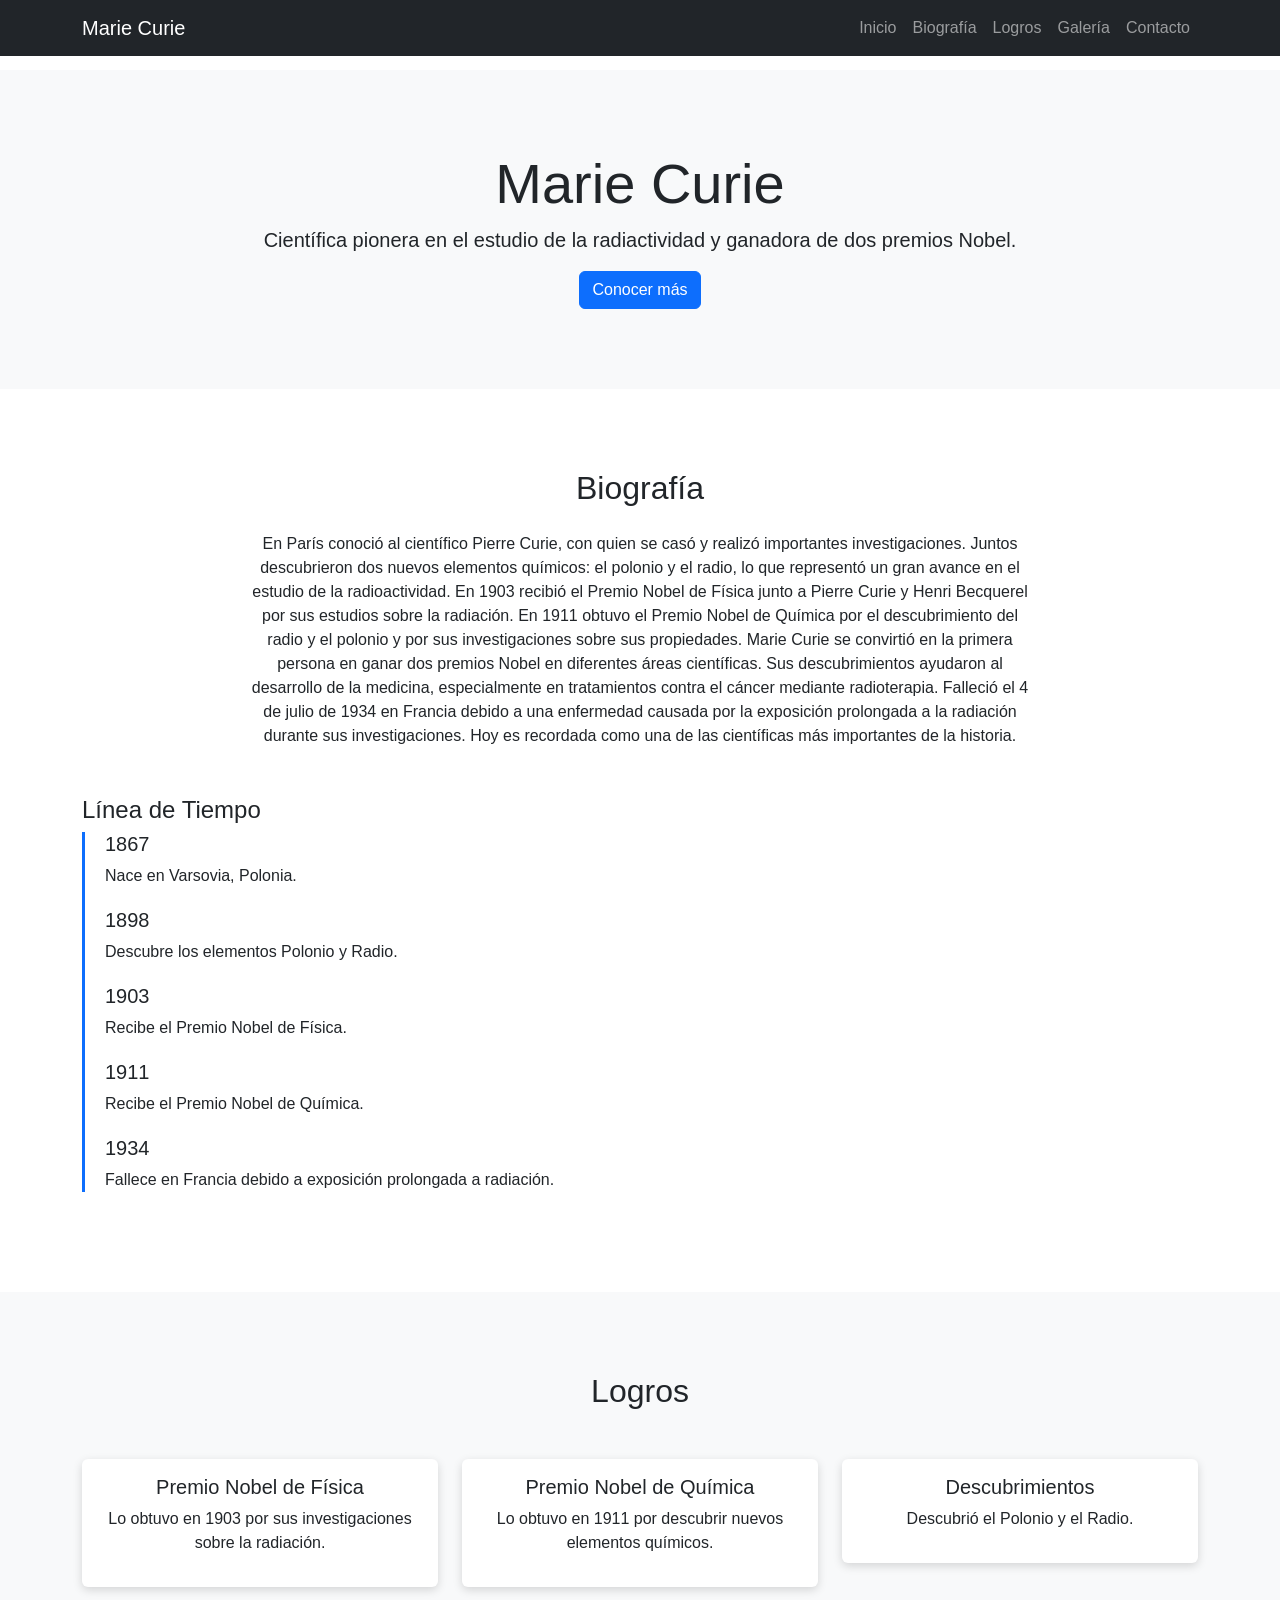
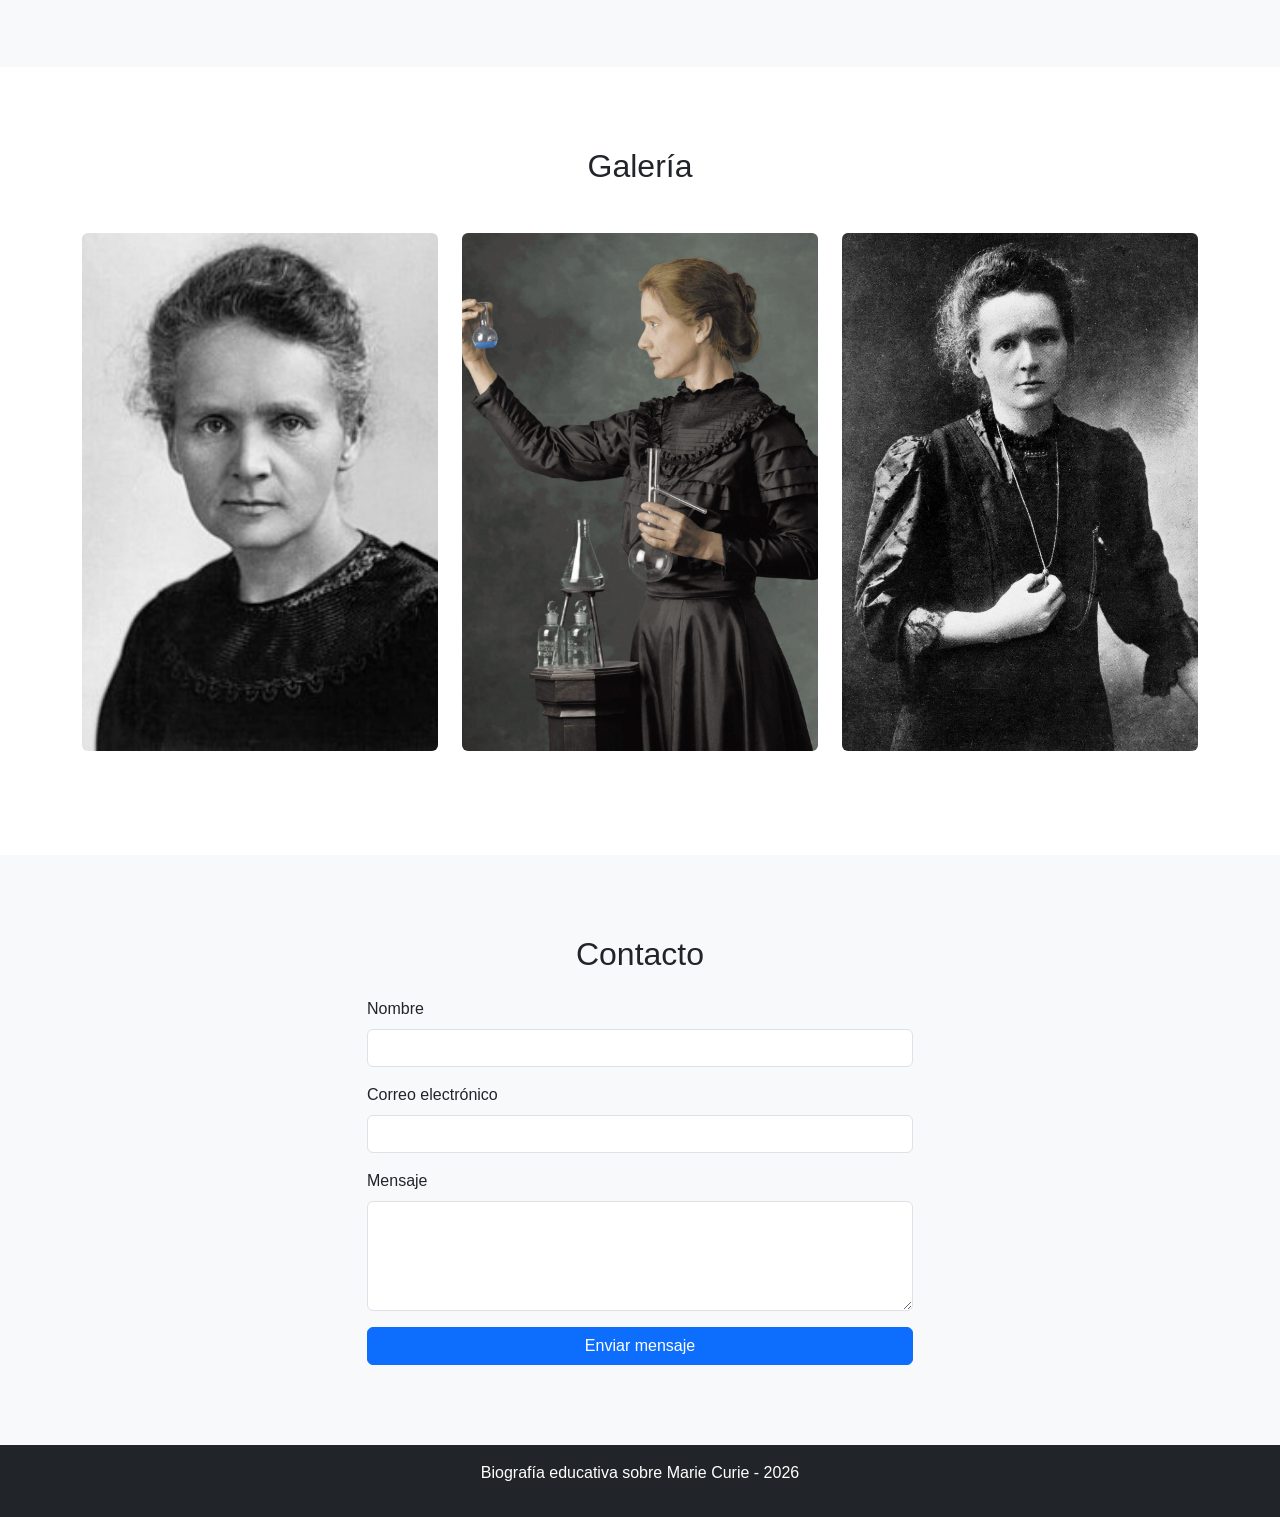
<file: index.html>
<!DOCTYPE html>
<html lang="es">

<head>
<meta charset="UTF-8">
<meta name="viewport" content="width=device-width, initial-scale=1.0">

<title>Biografía - Marie Curie</title>

<link href="https://cdn.jsdelivr.net/npm/bootstrap@5.3.3/dist/css/bootstrap.min.css" rel="stylesheet">
<link rel="stylesheet" href="estilos.css">

<style>

body{
scroll-behavior:smooth;
}

section{
padding:80px 0;
}

.timeline{
border-left:3px solid #0d6efd;
padding-left:20px;
}

.timeline-item{
margin-bottom:20px;
}

.galeria img{
height:250px;
object-fit:cover;
}

</style>

</head>

<body>

<!-- NAVBAR -->

<nav class="navbar navbar-expand-lg navbar-dark bg-dark fixed-top">
<div class="container">

<a class="navbar-brand" href="#">Marie Curie</a>

<button class="navbar-toggler" type="button" data-bs-toggle="collapse" data-bs-target="#menu">
<span class="navbar-toggler-icon"></span>
</button>

<div class="collapse navbar-collapse" id="menu">

<ul class="navbar-nav ms-auto">

<li class="nav-item">
<a class="nav-link" href="#inicio">Inicio</a>
</li>

<li class="nav-item">
<a class="nav-link" href="#biografia">Biografía</a>
</li>

<li class="nav-item">
<a class="nav-link" href="#logros">Logros</a>
</li>

<li class="nav-item">
<a class="nav-link" href="#galeria">Galería</a>
</li>

<li class="nav-item">
<a class="nav-link" href="#contacto">Contacto</a>
</li>

</ul>

</div>
</div>
</nav>

<!-- INICIO -->

<section id="inicio" class="bg-light text-center">

<div class="container">

<h1 class="display-4">Marie Curie</h1>

<p class="lead">
Científica pionera en el estudio de la radiactividad y ganadora de dos premios Nobel.
</p>

<a href="#biografia" class="btn btn-primary">Conocer más</a>

</div>

</section>

<!-- BIOGRAFIA -->

<section id="biografia">

<div class="container">

<h2 class="text-center mb-4">Biografía</h2>

<p style="text-align:center; width:70%; margin:auto;">
En París conoció al científico Pierre Curie, con quien se casó y realizó importantes investigaciones. 
Juntos descubrieron dos nuevos elementos químicos: el polonio y el radio, lo que representó un gran 
avance en el estudio de la radioactividad. En 1903 recibió el Premio Nobel de Física junto a Pierre 
Curie y Henri Becquerel por sus estudios sobre la radiación. En 1911 obtuvo el Premio Nobel de Química 
por el descubrimiento del radio y el polonio y por sus investigaciones sobre sus propiedades. 
Marie Curie se convirtió en la primera persona en ganar dos premios Nobel en diferentes áreas científicas. 
Sus descubrimientos ayudaron al desarrollo de la medicina, especialmente en tratamientos contra 
el cáncer mediante radioterapia. Falleció el 4 de julio de 1934 en Francia debido a una enfermedad 
causada por la exposición prolongada a la radiación durante sus investigaciones. Hoy es recordada 
como una de las científicas más importantes de la historia.
</p>

<h4 class="mt-5">Línea de Tiempo</h4>

<div class="timeline">

<div class="timeline-item">
<h5>1867</h5>
<p>Nace en Varsovia, Polonia.</p>
</div>

<div class="timeline-item">
<h5>1898</h5>
<p>Descubre los elementos Polonio y Radio.</p>
</div>

<div class="timeline-item">
<h5>1903</h5>
<p>Recibe el Premio Nobel de Física.</p>
</div>

<div class="timeline-item">
<h5>1911</h5>
<p>Recibe el Premio Nobel de Química.</p>
</div>

<div class="timeline-item">
<h5>1934</h5>
<p>Fallece en Francia debido a exposición prolongada a radiación.</p>
</div>

</div>

</div>

</section>

<!-- LOGROS -->

<section id="logros" class="bg-light">

<div class="container">

<h2 class="text-center mb-5">Logros</h2>

<div class="row">

<div class="col-md-4">
<div class="card text-center">
<div class="card-body">
<h5 class="card-title">Premio Nobel de Física</h5>
<p>Lo obtuvo en 1903 por sus investigaciones sobre la radiación.</p>
</div>
</div>
</div>

<div class="col-md-4">
<div class="card text-center">
<div class="card-body">
<h5 class="card-title">Premio Nobel de Química</h5>
<p>Lo obtuvo en 1911 por descubrir nuevos elementos químicos.</p>
</div>
</div>
</div>

<div class="col-md-4">
<div class="card text-center">
<div class="card-body">
<h5 class="card-title">Descubrimientos</h5>
<p>Descubrió el Polonio y el Radio.</p>
</div>
</div>
</div>

</div>

</div>

</section>

<!-- GALERIA -->

<section id="galeria">

<div class="container">

<h2 class="text-center mb-5">Galería</h2>

<div class="row galeria">

<div class="col-md-4 mb-4">
<img src="assets/1.jpg" class="img-fluid rounded">
</div>

<div class="col-md-4 mb-4">
<img src="assets/2.jpg" class="img-fluid rounded">
</div>

<div class="col-md-4 mb-4">
<img src="assets/3.jpg" class="img-fluid rounded">
</div>

</div>

</div>

</section>

<!-- CONTACTO -->

<section id="contacto" class="bg-light">

<div class="container">

<h2 class="text-center mb-4">Contacto</h2>

<div class="row justify-content-center">

<div class="col-md-6">

<form>

<div class="mb-3">
<label class="form-label">Nombre</label>
<input type="text" class="form-control">
</div>

<div class="mb-3">
<label class="form-label">Correo electrónico</label>
<input type="email" class="form-control">
</div>

<div class="mb-3">
<label class="form-label">Mensaje</label>
<textarea class="form-control" rows="4"></textarea>
</div>

<button class="btn btn-primary w-100">Enviar mensaje</button>

</form>

</div>

</div>

</div>

</section>

<!-- FOOTER -->

<footer class="bg-dark text-white text-center p-3">
<p>Biografía educativa sobre Marie Curie - 2026</p>
</footer>

<script src="https://cdn.jsdelivr.net/npm/bootstrap@5.3.3/dist/js/bootstrap.bundle.min.js"></script>

</body>
</html>
</file>
<file: estilos.css>
body{
scroll-behavior:smooth;
padding-top:70px;
font-family:Arial, Helvetica, sans-serif;
}

/* secciones */
section{
padding:80px 0;
}

.biografia p{
    text-align: center;
    width: 70%;
    margin: auto;
    line-height: 1.6;
}

/* timeline */

.timeline{
border-left:3px solid #0d6efd;
padding-left:20px;
}

.timeline-item{
margin-bottom:20px;
}

/* galeria */

#galeria img{
width:100%;
height: 100%;
}

/* efecto imagen */

.sombra{
box-shadow:0 4px 10px rgba(0,0,0,0.2);
transition:0.3s;
}

.sombra:hover{
transform:scale(1.05);
}

/* tarjetas */

.card{
border:none;
box-shadow:0 3px 10px rgba(0,0,0,0.15);
}
</file>
